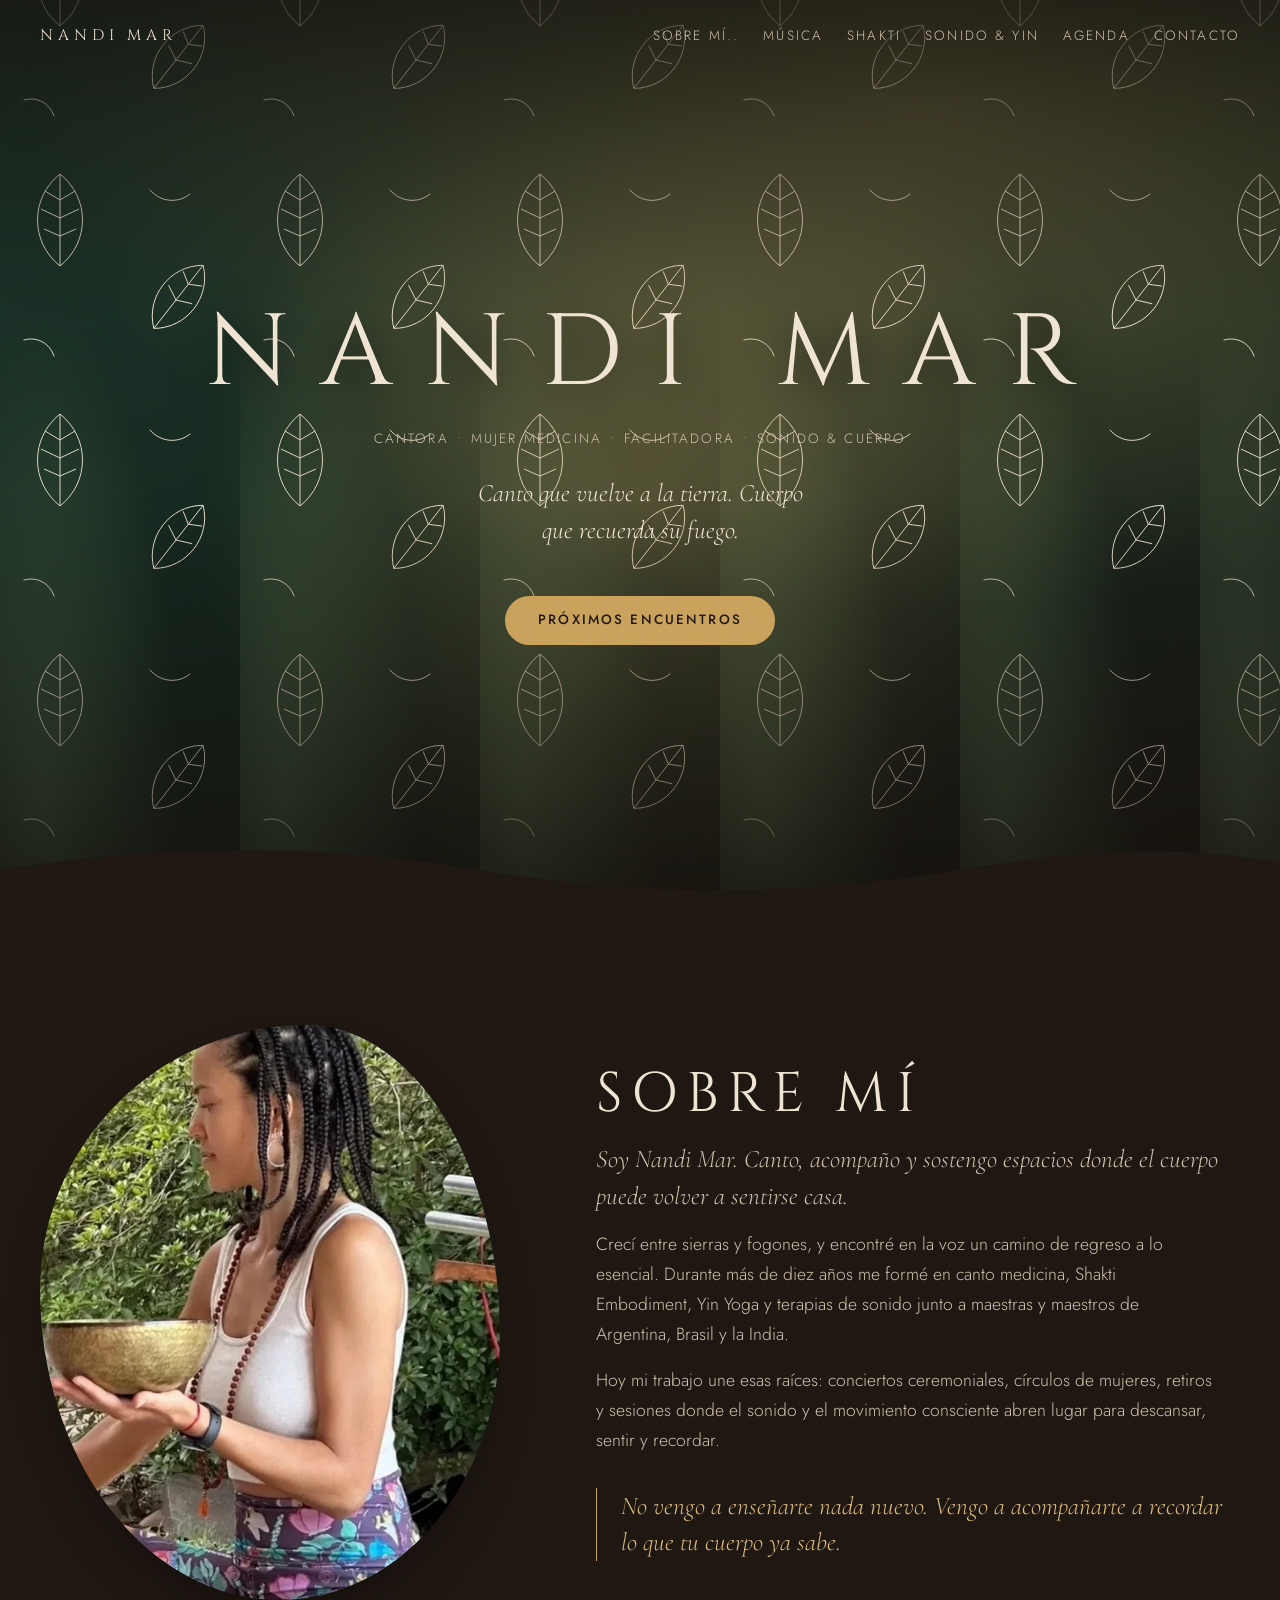
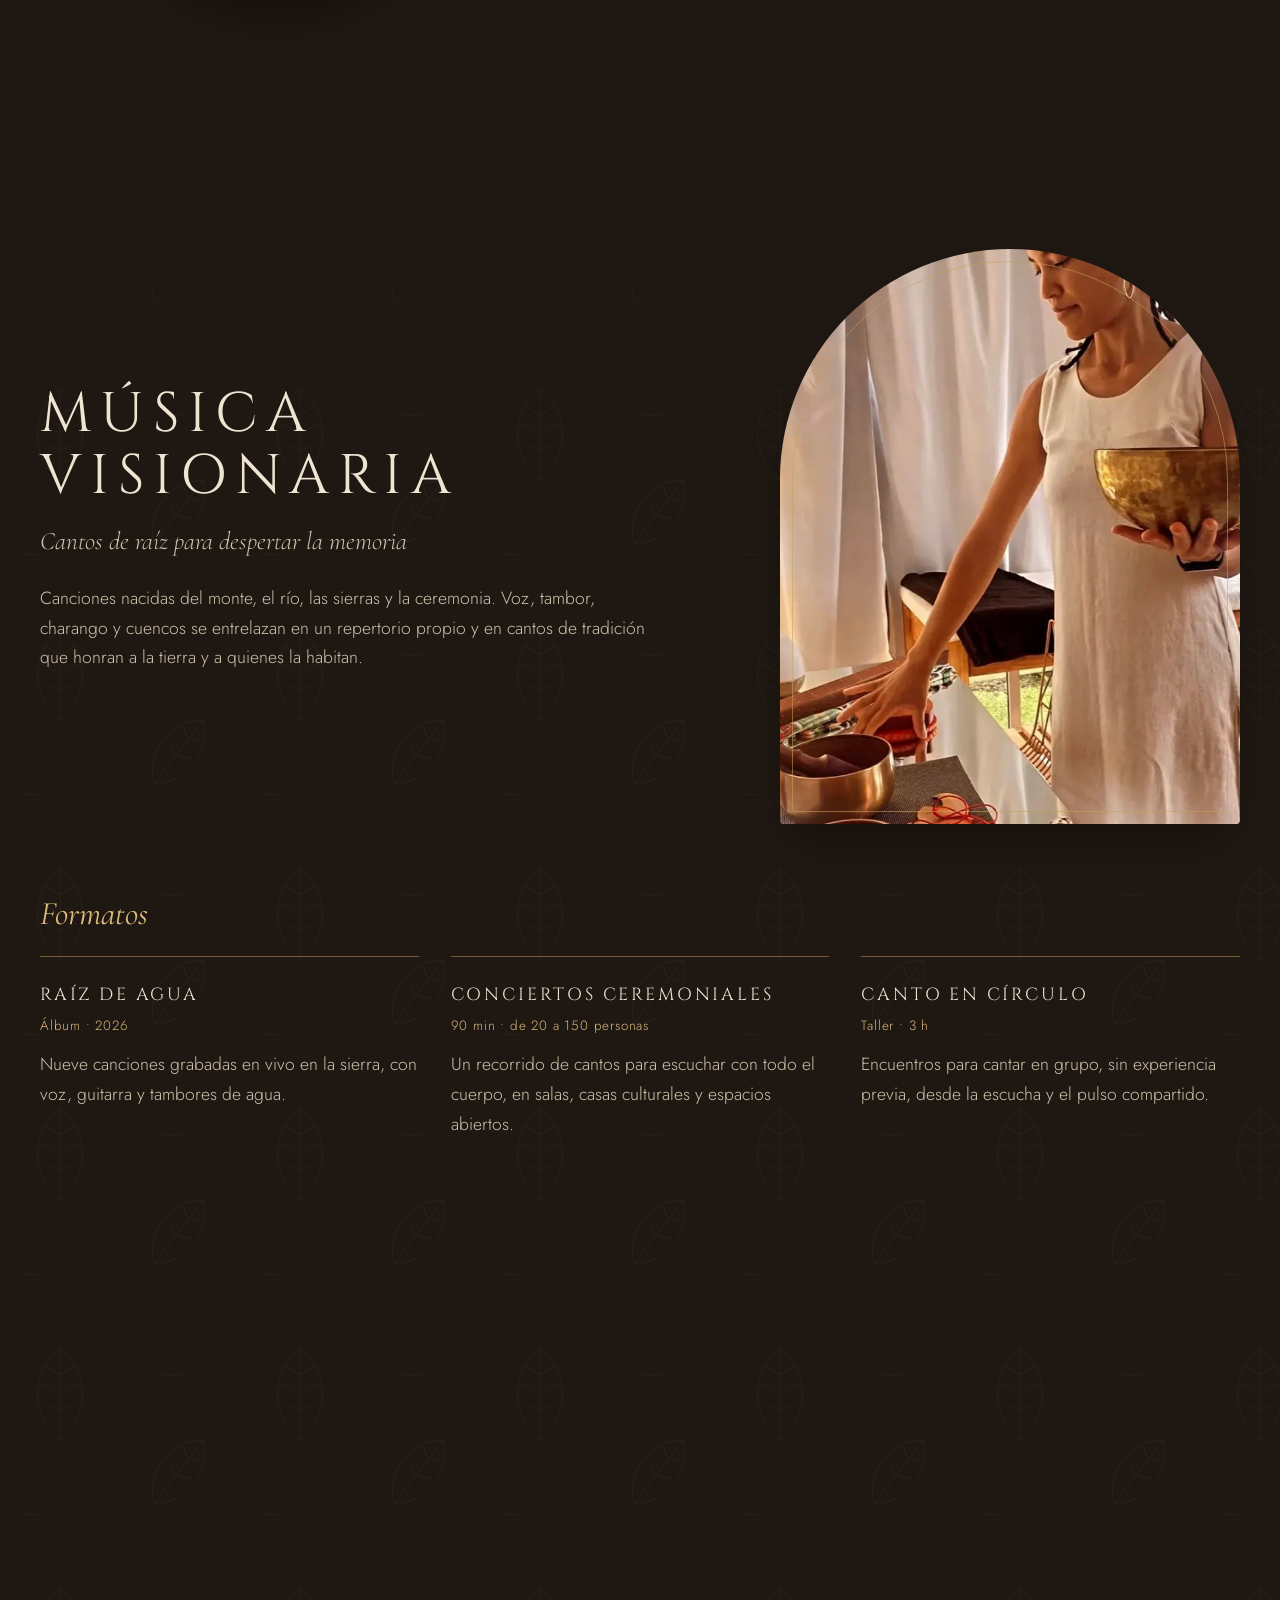
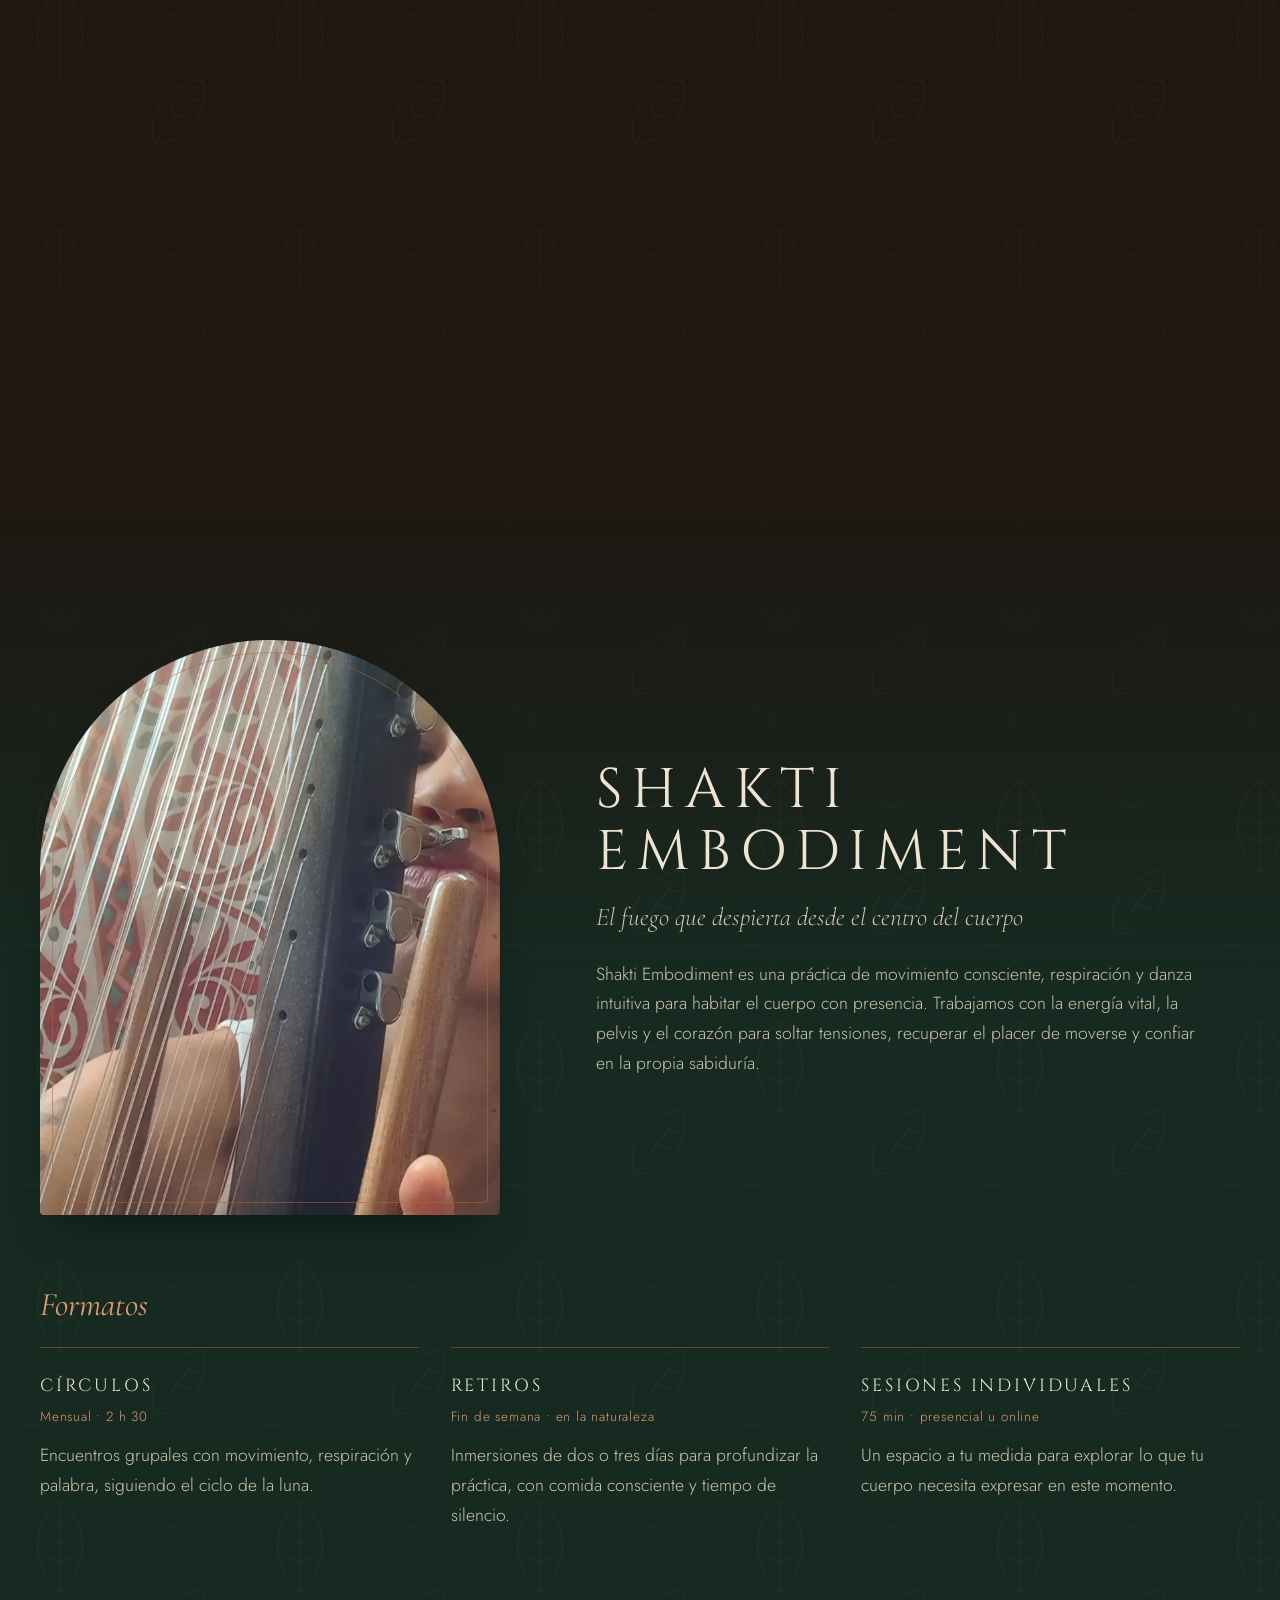
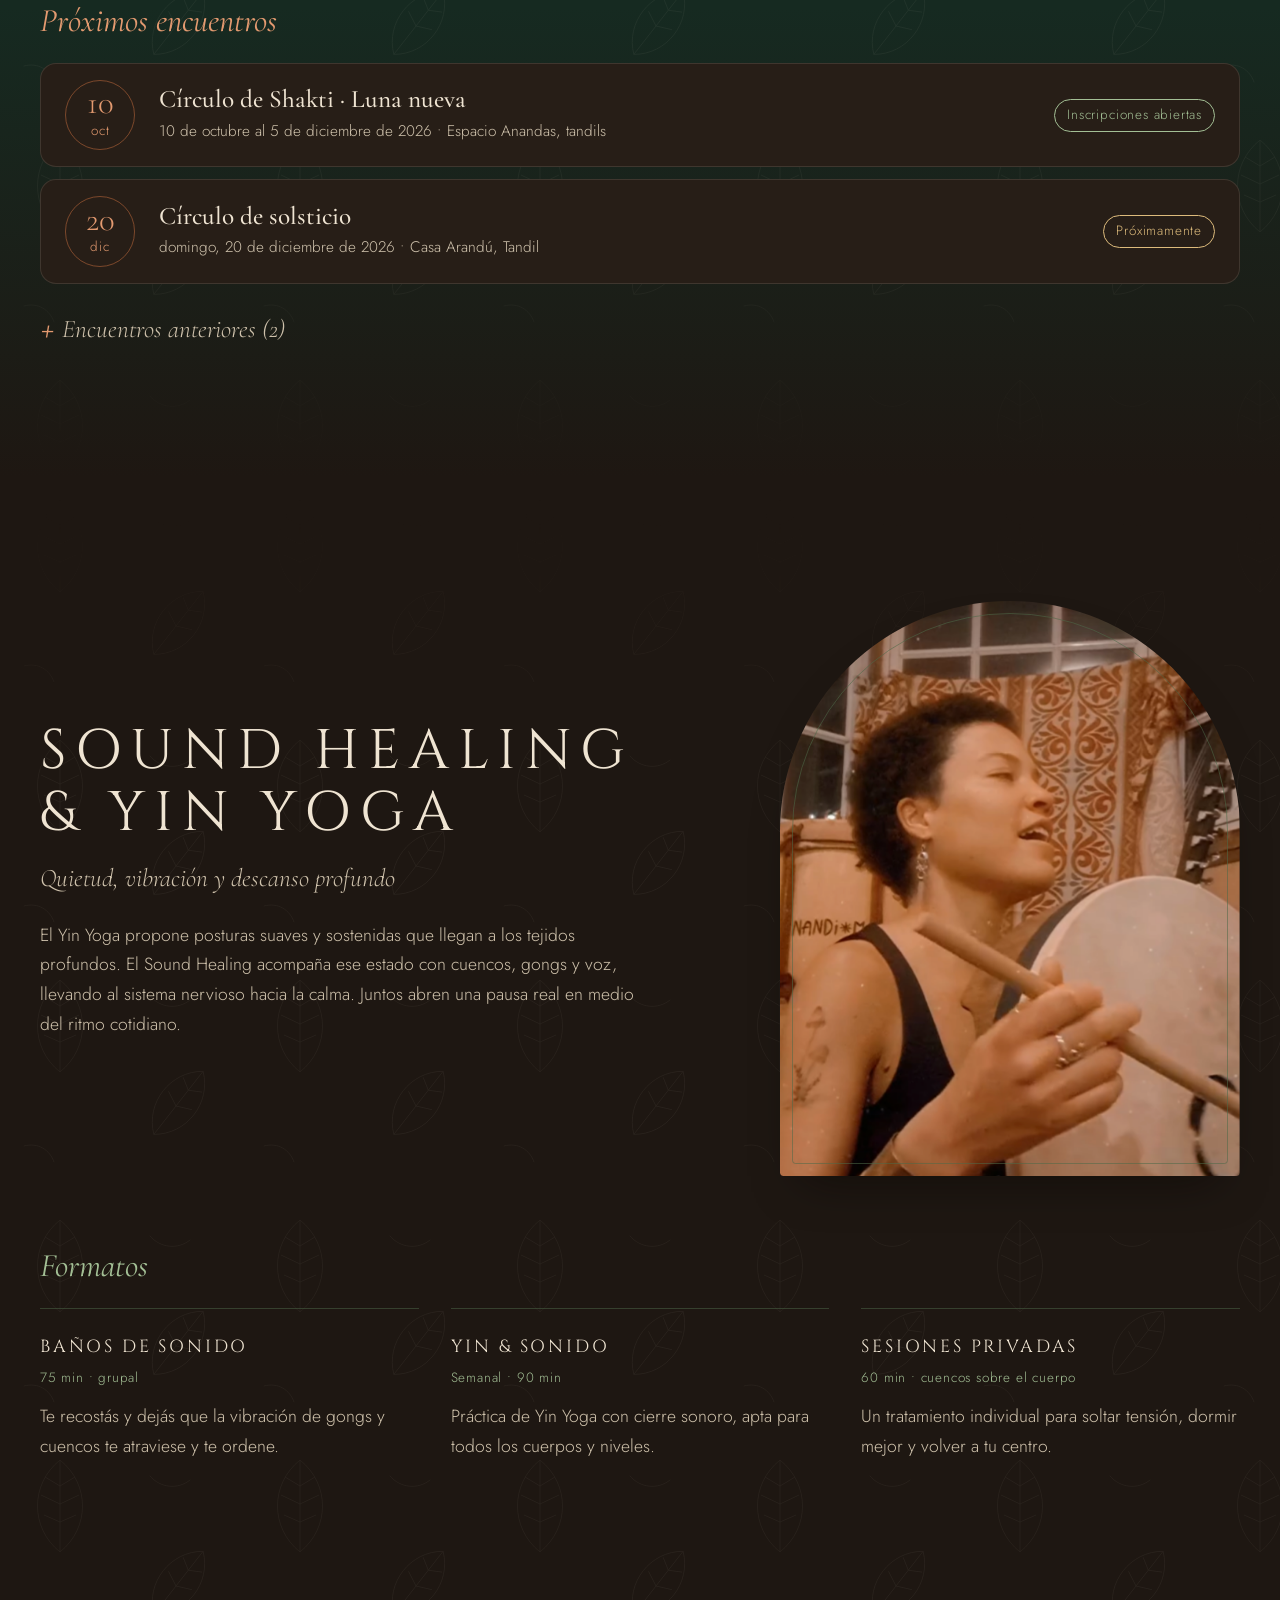
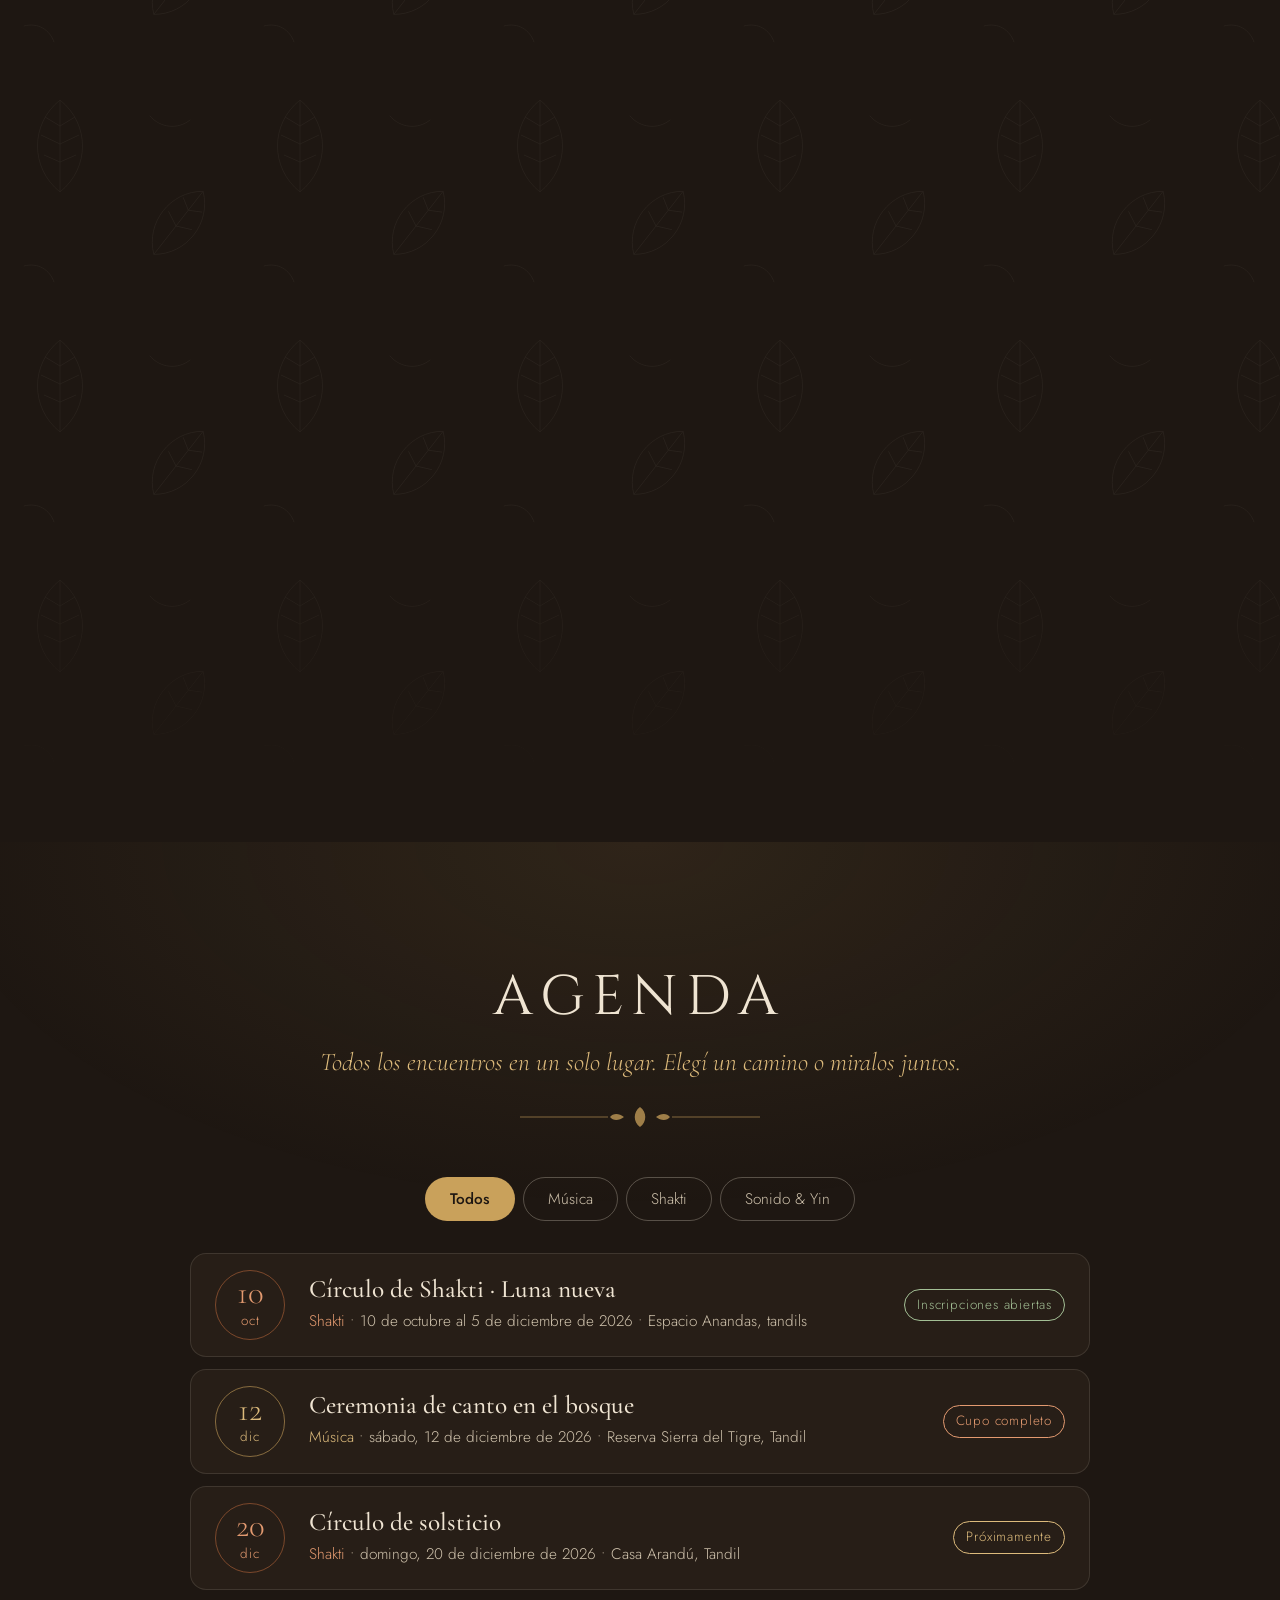
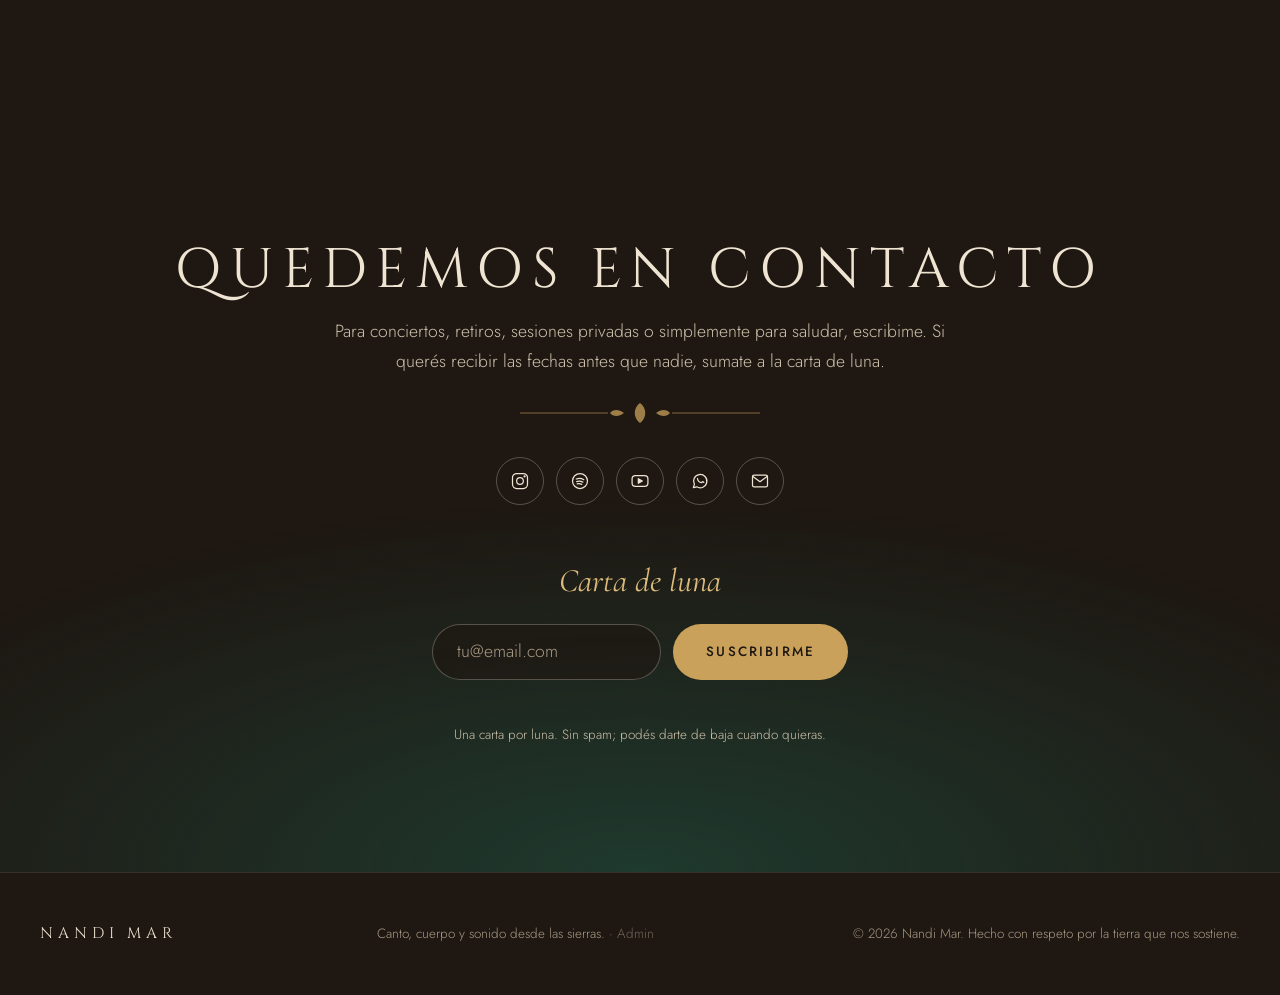
<file: index.html>
<!DOCTYPE html>
<html lang="es">
<head>
<meta charset="utf-8">
<meta name="viewport" content="width=device-width, initial-scale=1, viewport-fit=cover">
<title>Nandi Mar | Música, Shakti Embodiment y Sound Healing</title>
<meta name="description" content="Nandi Mar: cantora y mujer medicina. Conciertos ceremoniales, círculos y retiros de Shakti Embodiment, Sound Healing y Yin Yoga.">
<meta name="theme-color" content="#1E1712">
<meta property="og:type" content="website">
<meta property="og:title" content="Nandi Mar | Sonido & cuerpo">
<meta property="og:description" content="Cantos de raíz, Shakti Embodiment, Sound Healing y Yin Yoga. Próximos encuentros y retiros.">
<meta property="og:locale" content="es_AR">
<link rel="icon" href="data:image/svg+xml,%3Csvg xmlns='http://www.w3.org/2000/svg' viewBox='0 0 100 100'%3E%3Ctext y='.9em' font-size='90'%3E🌿%3C/text%3E%3C/svg%3E">
<link rel="preconnect" href="https://fonts.googleapis.com">
<link rel="preconnect" href="https://fonts.gstatic.com" crossorigin>
<link href="https://fonts.googleapis.com/css2?family=Cinzel:wght@400;500&family=Cormorant+Garamond:ital,wght@0,400;0,500;1,400;1,500&family=Jost:wght@300;400;500&display=swap" rel="stylesheet">
<link rel="stylesheet" href="css/styles.css">
</head>
<body>
<a class="skip" href="#main">Saltar al contenido</a>
<header id="nav" class="nav"></header>
<div id="menu" class="menu" aria-hidden="true"></div>
<main id="main">
  <div id="app-hero"></div>
  <div id="app-about"></div>
  <div id="app-areas"></div>
  <div id="app-agenda"></div>
  <div id="app-contact"></div>
</main>
<footer id="footer" class="footer"></footer>
<div id="modal" class="modal" aria-hidden="true">
  <div class="modal__backdrop" data-close></div>
  <div class="modal__panel" role="dialog" aria-modal="true" aria-labelledby="modal-title">
    <button class="modal__close" type="button" data-close aria-label="Cerrar detalle"></button>
    <div id="modal-body"></div>
  </div>
</div>
<button id="toTop" class="totop" type="button" aria-label="Volver arriba"></button>

<script type="module" src="js/main.js"></script>
</body>
</html>
</file>
<file: css/styles.css>
/* ==== TOKENS ==== */
:root{
  --c-earth:#1E1712;--c-earth-2:#271E17;--c-earth-3:#33271E;
  --c-jungle:#1F3A2E;--c-jungle-deep:#162A21;
  --c-musgo:#4F6B4A;--c-musgo-ink:#A3BF95;
  --c-terra:#B5653A;--c-terra-ink:#E39A70;
  --c-ocre:#C9A15B;--c-ocre-ink:#DDBB7C;
  --c-cream:#EFE4D2;--c-cream-2:#CFC2AC;--c-mute:#A99A84;
  --c-line:rgba(239,228,210,.12);--c-line-strong:rgba(239,228,210,.28);
  --c-veil:rgba(20,15,11,.72);--c-veil-2:rgba(30,23,18,.9);--c-shadow:rgba(8,5,3,.6);
  --f-display:"Cinzel","Cormorant Garamond",Georgia,serif;
  --f-serif:"Cormorant Garamond",Georgia,"Times New Roman",serif;
  --f-body:"Jost","Helvetica Neue",Arial,sans-serif;
  --fw-light:300;--fw-regular:400;--fw-medium:500;
  --fs-xs:clamp(.76rem,.73rem + .15vw,.84rem);
  --fs-sm:clamp(.88rem,.84rem + .2vw,.96rem);
  --fs-base:clamp(1rem,.96rem + .2vw,1.1rem);
  --fs-lg:clamp(1.25rem,1.1rem + .6vw,1.6rem);
  --fs-h3:clamp(1.5rem,1.25rem + 1vw,2.1rem);
  --fs-h2:clamp(2rem,1.4rem + 2.6vw,3.5rem);
  --fs-hero:clamp(2.6rem,1.2rem + 6.4vw,7rem);
  --lh-tight:1.1;--lh-body:1.7;--lh-serif:1.45;
  --ls-wide:.32em;--ls-mid:.16em;--ls-soft:.06em;
  --s-1:.25rem;--s-2:.5rem;--s-3:.75rem;--s-4:1rem;--s-5:1.5rem;--s-6:2rem;--s-7:3rem;--s-8:4.5rem;--s-9:6rem;
  --section:clamp(4.5rem,3rem + 6vw,9rem);--gutter:clamp(1.25rem,.8rem + 2vw,2.5rem);
  --maxw:1200px;--measure:62ch;--nav-h:4.5rem;--figure-w:480px;--date-w:4.4rem;--modal-w:560px;--divider-w:240px;--input-w:26rem;
  --icon:1.25rem;--icon-btn:3rem;--tap:2.75rem;--rise:1.5rem;--line-w:1px;--ring-w:2px;
  --r-sm:6px;--r-md:16px;--r-lg:28px;--r-pill:999px;--r-arch:999px 999px var(--r-md) var(--r-md);
  --r-organic:58% 42% 48% 52% / 46% 54% 46% 54%;
  --sh-warm:0 24px 48px -24px var(--c-shadow);
  --sh-glow:0 18px 40px -18px color-mix(in srgb,var(--accent,var(--c-ocre)) 55%,transparent);
  --ease:cubic-bezier(.22,.61,.36,1);--ease-slow:cubic-bezier(.45,0,.2,1);
  --t-fast:.25s;--t-med:.5s;--t-slow:1.1s;--breath:8s;
  --z-nav:50;--z-menu:40;--z-modal:80;--z-top:30;--z-grain:100;
  --motif-alpha:.05;--grain-alpha:.07;
  --grad-selva:radial-gradient(120% 80% at 72% 18%,rgba(201,161,91,.38),transparent 58%),radial-gradient(90% 70% at 18% 82%,rgba(79,107,74,.6),transparent 64%),linear-gradient(160deg,#1F3A2E,#13241C 55%,#1E1712);
  --grad-tierra:radial-gradient(80% 60% at 30% 28%,rgba(201,161,91,.42),transparent 62%),linear-gradient(200deg,#5A3A24,#2A2019 58%,#1E1712);
  --grad-fuego:radial-gradient(70% 55% at 50% 72%,rgba(181,101,58,.62),transparent 66%),radial-gradient(60% 40% at 70% 20%,rgba(201,161,91,.25),transparent 70%),linear-gradient(180deg,#3A2418,#1E1712);
  --grad-musgo:radial-gradient(80% 60% at 60% 30%,rgba(163,191,149,.3),transparent 62%),linear-gradient(170deg,#2F4430,#1C2A1F 55%,#1E1712);
  --noise:url("data:image/svg+xml,%3Csvg xmlns='http://www.w3.org/2000/svg' width='180' height='180'%3E%3Cfilter id='n'%3E%3CfeTurbulence type='fractalNoise' baseFrequency='.85' numOctaves='3' stitchTiles='stitch'/%3E%3C/filter%3E%3Crect width='100%25' height='100%25' filter='url(%23n)'/%3E%3C/svg%3E");
  --motif:url("data:image/svg+xml,%3Csvg xmlns='http://www.w3.org/2000/svg' width='240' height='240' viewBox='0 0 240 240'%3E%3Cg fill='none' stroke='%23EFE4D2' stroke-width='.9'%3E%3Cpath d='M60 24c-30 24-30 68 0 92 30-24 30-68 0-92zM60 24v92M60 50l-15-9M60 68l-19-9M60 86l-16-7M60 50l15-9M60 68l19-9M60 86l16-7'/%3E%3Cpath transform='translate(176 150) rotate(38)' d='M0-44c-26 20-26 60 0 80 26-20 26-60 0-80zM0-44v80M0-20l-12-7M0 0l-15-7M0-20l12-7M0 0l15-7'/%3E%3Cpath d='M150 40c10 12 28 14 40 4M24 190c14-4 26 4 30 16' stroke-linecap='round'/%3E%3C/g%3E%3C/svg%3E");
}

/* ==== BASE ==== */
*,*::before,*::after{box-sizing:border-box}
:root{box-sizing:border-box;padding-bottom:env(safe-area-inset-bottom,0px);color-scheme:dark}
html{scroll-behavior:smooth;scroll-padding-top:calc(var(--nav-h) + env(safe-area-inset-top,0px));-webkit-text-size-adjust:100%}
html.is-locked{overflow:hidden}
body{margin:0;background:var(--c-earth);color:var(--c-cream);font-family:var(--f-body);font-weight:var(--fw-light);font-size:var(--fs-base);line-height:var(--lh-body);-webkit-font-smoothing:antialiased;overflow-x:hidden}
body::after{content:"";position:fixed;inset:0;z-index:var(--z-grain);pointer-events:none;background:var(--noise);opacity:var(--grain-alpha);mix-blend-mode:overlay}
img{display:block;max-width:100%}
a{color:inherit}
p{margin:0 0 var(--s-4)}
button{font:inherit;color:inherit}
:focus-visible{outline:var(--ring-w) solid var(--c-ocre);outline-offset:3px;border-radius:var(--r-sm)}
.sr-only{position:absolute;width:1px;height:1px;overflow:hidden;clip:rect(0 0 0 0);white-space:nowrap}
.skip{position:fixed;top:calc(env(safe-area-inset-top,0px) + var(--s-2));left:var(--s-2);z-index:calc(var(--z-modal) + 1);padding:var(--s-2) var(--s-4);background:var(--c-ocre);color:var(--c-earth);border-radius:var(--r-pill);transform:translateY(-200%);transition:transform var(--t-fast) var(--ease)}
.skip:focus{transform:none}
.container{width:min(100% - 2 * var(--gutter),var(--maxw));margin-inline:auto}
.section{position:relative;padding-block:var(--section);isolation:isolate}
.section__head{text-align:center;margin-bottom:var(--s-7)}
.section__head .lead{margin-inline:auto;max-width:var(--measure)}
.h2{font-family:var(--f-display);font-weight:var(--fw-regular);font-size:var(--fs-h2);letter-spacing:var(--ls-mid);line-height:var(--lh-tight);text-transform:uppercase;margin:0 0 var(--s-4)}
.h3{font-family:var(--f-serif);font-style:italic;font-weight:var(--fw-regular);font-size:var(--fs-h3);line-height:var(--lh-tight);color:var(--accent-ink,var(--c-ocre-ink));margin:0 0 var(--s-5)}
.lead{font-family:var(--f-serif);font-style:italic;font-size:var(--fs-lg);line-height:var(--lh-serif);color:var(--accent-ink,var(--c-ocre-ink))}
.prose p{max-width:var(--measure);color:var(--c-cream-2)}
.divider{display:block;width:min(100%,var(--divider-w));height:auto;margin:var(--s-5) auto 0;color:var(--accent,var(--c-ocre));opacity:.75}
.btn{display:inline-flex;align-items:center;justify-content:center;gap:var(--s-2);min-height:var(--tap);padding:var(--s-3) var(--s-6);border-radius:var(--r-pill);border:var(--line-w) solid var(--btn-line,transparent);background:var(--btn-bg,var(--c-ocre));color:var(--btn-ink,var(--c-earth));font-family:var(--f-body);font-weight:var(--fw-medium);font-size:var(--fs-xs);letter-spacing:var(--ls-mid);text-transform:uppercase;text-decoration:none;cursor:pointer;transition:transform var(--t-fast) var(--ease),box-shadow var(--t-fast) var(--ease),background var(--t-fast) var(--ease)}
.btn:hover{transform:translateY(-2px);box-shadow:var(--sh-glow)}
.btn:disabled{opacity:.6;cursor:wait;transform:none}
.btn--ghost{--btn-bg:transparent;--btn-ink:var(--c-cream);--btn-line:var(--c-line-strong)}
.btn--ghost:hover{--btn-bg:color-mix(in srgb,var(--accent,var(--c-ocre)) 18%,transparent)}
.btn svg,.icon{width:var(--icon);height:var(--icon);fill:none;stroke:currentColor;stroke-width:1.5;stroke-linecap:round;stroke-linejoin:round}
.frame{position:relative;overflow:hidden}
.frame__img{position:absolute;left:0;top:-10%;width:100%;height:120%;object-fit:cover;will-change:transform}
.ph{background:var(--motif),var(--ph,var(--grad-tierra));background-size:240px,cover}
.ph--selva{--ph:var(--grad-selva)}.ph--tierra{--ph:var(--grad-tierra)}.ph--fuego{--ph:var(--grad-fuego)}.ph--musgo{--ph:var(--grad-musgo)}
.reveal{opacity:0;transform:translateY(var(--rise));transition:opacity var(--t-slow) var(--ease),transform var(--t-slow) var(--ease)}
.reveal.is-visible{opacity:1;transform:none}

/* ==== NAV ==== */
.nav{position:fixed;inset:0 0 auto;z-index:var(--z-nav);padding-top:env(safe-area-inset-top,0px);transition:background var(--t-med) var(--ease),box-shadow var(--t-med) var(--ease)}
.nav--solid{background:var(--c-veil-2);backdrop-filter:blur(14px);-webkit-backdrop-filter:blur(14px);box-shadow:0 var(--line-w) 0 var(--c-line)}
.nav__inner{height:var(--nav-h);display:flex;align-items:center;justify-content:space-between;gap:var(--s-5)}
.nav__brand{font-family:var(--f-display);font-size:var(--fs-sm);letter-spacing:var(--ls-wide);text-transform:uppercase;text-decoration:none}
.nav__links{display:none;list-style:none;margin:0;padding:0;gap:var(--s-5)}
.nav__link{position:relative;display:block;padding:var(--s-2) 0;font-size:var(--fs-xs);letter-spacing:var(--ls-mid);text-transform:uppercase;text-decoration:none;color:var(--c-cream-2);transition:color var(--t-fast) var(--ease)}
.nav__link::after{content:"";position:absolute;left:0;right:0;bottom:0;height:var(--line-w);background:var(--c-ocre);transform:scaleX(0);transition:transform var(--t-med) var(--ease)}
.nav__link:hover,.nav__link[aria-current="true"]{color:var(--c-cream)}
.nav__link:hover::after,.nav__link[aria-current="true"]::after{transform:scaleX(1)}
.nav__toggle{display:grid;place-content:center;gap:var(--s-2);width:var(--tap);height:var(--tap);background:none;border:0;cursor:pointer}
.nav__toggle span{display:block;width:var(--s-6);height:var(--line-w);background:var(--c-cream);transition:transform var(--t-med) var(--ease)}
.nav__toggle[aria-expanded="true"] span:first-child{transform:translateY(calc(var(--s-1) + var(--line-w))) rotate(45deg)}
.nav__toggle[aria-expanded="true"] span:last-child{transform:translateY(calc(-1 * var(--s-1) - var(--line-w))) rotate(-45deg)}
.nav__toggle span+span{margin-top:0}
.menu{position:fixed;inset:0;z-index:var(--z-menu);display:grid;place-items:center;padding:calc(var(--nav-h) + env(safe-area-inset-top,0px)) var(--gutter) var(--s-7);background:var(--motif),var(--grad-selva);background-size:240px,cover;opacity:0;visibility:hidden;transition:opacity var(--t-med) var(--ease),visibility 0s linear var(--t-med)}
.menu.is-open{opacity:1;visibility:visible;transition-delay:0s}
.menu__list{list-style:none;margin:0;padding:0;text-align:center;display:grid;gap:var(--s-4)}
.menu .nav__link{font-family:var(--f-display);font-size:var(--fs-h3);letter-spacing:var(--ls-mid);padding:var(--s-2) var(--s-4)}
@media (min-width:960px){.nav__links{display:flex}.nav__toggle,.menu{display:none}}

/* ==== HERO ==== */
.hero{position:relative;min-height:100svh;display:grid;place-items:center;text-align:center;overflow:hidden;isolation:isolate;padding-block:calc(var(--nav-h) + var(--s-8)) var(--s-9)}
.hero__media{position:absolute;inset:-10% 0 0;z-index:-3}
.hero__media .frame__img{top:0;height:110%}
.hero__pulse{position:absolute;inset:0;z-index:-2;background:radial-gradient(circle at 50% 55%,color-mix(in srgb,var(--c-ocre) 30%,transparent),transparent 55%);animation:breathe var(--breath) var(--ease-slow) infinite}
.hero::after{content:"";position:absolute;inset:0;z-index:-1;background:linear-gradient(180deg,var(--c-veil) 0%,transparent 35%,transparent 55%,var(--c-veil) 100%)}
.hero__content{display:grid;justify-items:center}
.hero__content>*{animation:rise var(--t-slow) var(--ease) both}
.hero__content>*:nth-child(2){animation-delay:.2s}.hero__content>*:nth-child(3){animation-delay:.4s}.hero__content>*:nth-child(4){animation-delay:.6s}
.hero__name{font-family:var(--f-display);font-weight:var(--fw-regular);font-size:var(--fs-hero);letter-spacing:var(--ls-wide);padding-left:var(--ls-wide);line-height:1;text-transform:uppercase;margin:0 0 var(--s-5);text-shadow:0 4px 40px var(--c-shadow)}
.hero__roles{font-size:var(--fs-xs);letter-spacing:var(--ls-mid);color:var(--c-cream-2);margin-bottom:var(--s-5)}
.hero__roles span{color:var(--c-ocre);margin-inline:var(--s-2)}
.hero__tagline{font-family:var(--f-serif);font-style:italic;font-size:var(--fs-lg);line-height:var(--lh-serif);max-width:32ch;margin-bottom:var(--s-7)}
.hero__wave{position:absolute;left:0;right:0;bottom:-1px;width:100%;height:clamp(40px,6vw,90px);color:var(--c-earth)}
@keyframes breathe{0%,100%{opacity:.35;transform:scale(.92)}50%{opacity:.85;transform:scale(1.08)}}
@keyframes rise{from{opacity:0;transform:translateY(var(--rise))}to{opacity:1;transform:none}}

/* ==== ABOUT ==== */
.about__grid{display:grid;gap:var(--s-7);align-items:center}
.about__portrait{aspect-ratio:4/5;width:min(100%,var(--figure-w));margin:0 auto;border-radius:var(--r-organic);box-shadow:var(--sh-warm)}
.about__quote{margin:var(--s-6) 0 0;padding-left:var(--s-5);border-left:var(--line-w) solid var(--c-ocre);font-family:var(--f-serif);font-style:italic;font-size:var(--fs-lg);line-height:var(--lh-serif);color:var(--c-ocre-ink);max-width:var(--measure)}
@media (min-width:960px){.about__grid{grid-template-columns:5fr 7fr;gap:var(--s-9)}}

/* ==== AREA ==== */
.area::before{content:"";position:absolute;inset:0;z-index:-1;background:var(--motif);background-size:240px;opacity:var(--motif-alpha);pointer-events:none;-webkit-mask-image:linear-gradient(transparent,#000 15%,#000 85%,transparent);mask-image:linear-gradient(transparent,#000 15%,#000 85%,transparent)}
.area--alt{background:linear-gradient(180deg,var(--c-earth),var(--c-jungle-deep) 30%,var(--c-jungle-deep) 70%,var(--c-earth))}
.area__intro{display:grid;gap:var(--s-7);align-items:center}
.area__sub{font-family:var(--f-serif);font-style:italic;font-size:var(--fs-lg);line-height:var(--lh-serif);color:var(--accent-ink);margin-bottom:var(--s-5)}
.area__figure{margin:0 auto;width:min(100%,var(--figure-w));aspect-ratio:4/5;border-radius:var(--r-arch);box-shadow:var(--sh-warm)}
.area__figure::after{content:"";position:absolute;inset:var(--s-3);border-radius:inherit;border:var(--line-w) solid color-mix(in srgb,var(--accent) 55%,transparent);pointer-events:none}
.area__block{margin-top:var(--s-8)}
.area .h2{color:var(--c-cream)}
@media (min-width:960px){.area__intro{grid-template-columns:7fr 5fr;gap:var(--s-9)}.area--alt .area__intro{grid-template-columns:5fr 7fr}.area--alt .area__figure{order:-1}}
.offerings{list-style:none;margin:0;padding:0;display:grid;gap:var(--s-6)}
.offering{padding-top:var(--s-5);border-top:var(--line-w) solid color-mix(in srgb,var(--accent) 50%,transparent)}
.offering__title{font-family:var(--f-display);font-weight:var(--fw-regular);font-size:var(--fs-base);letter-spacing:var(--ls-mid);text-transform:uppercase;margin:0 0 var(--s-1)}
.offering__meta{font-size:var(--fs-xs);letter-spacing:var(--ls-soft);color:var(--accent-ink);margin-bottom:var(--s-3)}
.offering__text{color:var(--c-cream-2);margin:0}
@media (min-width:640px){.offerings{grid-template-columns:repeat(2,1fr)}}
@media (min-width:1280px){.offerings{grid-template-columns:repeat(3,1fr)}}
.media{list-style:none;margin:0;padding:0;display:grid;gap:var(--s-5)}
.media__item{border-radius:var(--r-md);overflow:hidden;background:var(--c-earth-2);box-shadow:var(--sh-warm);border:var(--line-w) solid var(--c-line)}
.media__stage{position:relative;aspect-ratio:16/9;display:grid;place-items:center;color:var(--accent-ink)}
.media__stage iframe{position:absolute;inset:0;width:100%;height:100%;border:0}
.media__glyph .icon{width:var(--icon-btn);height:var(--icon-btn);opacity:.7}
.media__bar{display:flex;align-items:center;justify-content:space-between;gap:var(--s-4);padding:var(--s-4) var(--s-5)}
.media__title{font-family:var(--f-serif);font-size:var(--fs-lg);line-height:var(--lh-tight);margin:0}
.media__kind{font-size:var(--fs-xs);color:var(--c-mute);margin:0}
@media (min-width:960px){.media{grid-template-columns:repeat(2,1fr)}}

/* ==== EVENTS ==== */
.events{list-style:none;margin:0;padding:0;display:grid;gap:var(--s-3)}
.event{position:relative;display:grid;grid-template-columns:auto 1fr;gap:var(--s-3) var(--s-5);align-items:center;padding:var(--s-4) var(--s-5);border-radius:var(--r-md);background:var(--c-earth-2);border:var(--line-w) solid var(--c-line);transition:background var(--t-med) var(--ease),border-color var(--t-med) var(--ease),transform var(--t-med) var(--ease),box-shadow var(--t-med) var(--ease)}
.event:hover,.event:focus-within{background:color-mix(in srgb,var(--accent) 16%,var(--c-earth-2));border-color:color-mix(in srgb,var(--accent) 55%,transparent);transform:translateY(-2px);box-shadow:var(--sh-glow)}
.event--past{opacity:.72}
.event__date{display:grid;place-content:center;text-align:center;width:var(--date-w);aspect-ratio:1;border-radius:50%;border:var(--line-w) solid color-mix(in srgb,var(--accent) 60%,transparent);color:var(--accent-ink)}
.event__day{font-family:var(--f-serif);font-size:var(--fs-h3);line-height:1}
.event__month{font-size:var(--fs-xs);letter-spacing:var(--ls-soft)}
.event__title{margin:0 0 var(--s-1);font-family:var(--f-serif);font-weight:var(--fw-medium);font-size:var(--fs-lg);line-height:var(--lh-tight)}
.event__hit{all:unset;cursor:pointer}
.event__hit::after{content:"";position:absolute;inset:0;border-radius:var(--r-md)}
.event__hit:focus-visible::after{outline:var(--ring-w) solid var(--c-ocre);outline-offset:3px}
.event__meta{margin:0;font-size:var(--fs-sm);color:var(--c-cream-2)}
.event__area{color:var(--accent-ink)}
.event .badge{grid-column:2;justify-self:start}
@media (min-width:640px){.event{grid-template-columns:auto 1fr auto}.event .badge{grid-column:auto;justify-self:end}}
.badge{display:inline-block;padding:var(--s-1) var(--s-3);border-radius:var(--r-pill);border:var(--line-w) solid currentColor;font-size:var(--fs-xs);letter-spacing:var(--ls-soft);white-space:nowrap}
.badge--open{color:var(--c-musgo-ink)}.badge--soldout{color:var(--c-terra-ink)}.badge--soon{color:var(--c-ocre-ink)}
.past{margin-top:var(--s-5)}
.past summary{cursor:pointer;display:inline-flex;align-items:center;gap:var(--s-2);min-height:var(--tap);font-family:var(--f-serif);font-style:italic;font-size:var(--fs-lg);color:var(--c-cream-2);list-style:none}
.past summary::-webkit-details-marker{display:none}
.past summary::before{content:"+";font-family:var(--f-body);color:var(--accent-ink);transition:transform var(--t-fast) var(--ease)}
.past[open] summary::before{transform:rotate(45deg)}
.past .events{margin-top:var(--s-4)}
.empty{margin:0;padding:var(--s-6) var(--s-5);text-align:center;border:var(--line-w) dashed var(--c-line-strong);border-radius:var(--r-md);font-family:var(--f-serif);font-style:italic;font-size:var(--fs-lg);color:var(--c-cream-2)}

/* ==== AGENDA ==== */
.agenda{background:radial-gradient(80% 60% at 50% 0%,color-mix(in srgb,var(--c-ocre) 10%,transparent),transparent 70%)}
.chips{display:flex;flex-wrap:wrap;justify-content:center;gap:var(--s-2);margin-bottom:var(--s-6)}
.chip{min-height:var(--tap);padding:var(--s-2) var(--s-5);border-radius:var(--r-pill);border:var(--line-w) solid var(--c-line-strong);background:transparent;color:var(--c-cream-2);font-size:var(--fs-sm);cursor:pointer;transition:background var(--t-fast) var(--ease),color var(--t-fast) var(--ease),border-color var(--t-fast) var(--ease)}
.chip:hover{border-color:var(--accent,var(--c-ocre));color:var(--c-cream)}
.chip[aria-pressed="true"]{background:var(--accent,var(--c-ocre));border-color:transparent;color:var(--c-earth);font-weight:var(--fw-medium)}
.agenda__list{max-width:calc(var(--maxw) * .75);margin-inline:auto;transition:opacity var(--t-fast) var(--ease)}
.agenda__list.is-swapping{opacity:0}

/* ==== CONTACT & FOOTER ==== */
.contact{text-align:center;background:radial-gradient(100% 70% at 50% 100%,var(--c-jungle),transparent 70%)}
.contact .prose p{margin-inline:auto}
.socials{list-style:none;margin:var(--s-6) 0 var(--s-7);padding:0;display:flex;flex-wrap:wrap;justify-content:center;gap:var(--s-3)}
.social{display:grid;place-items:center;width:var(--icon-btn);height:var(--icon-btn);border-radius:50%;border:var(--line-w) solid var(--c-line-strong);color:var(--c-cream);transition:background var(--t-fast) var(--ease),color var(--t-fast) var(--ease),transform var(--t-fast) var(--ease)}
.social:hover{background:var(--c-ocre);color:var(--c-earth);transform:translateY(-2px)}
.newsletter{max-width:var(--input-w);margin-inline:auto}
.newsletter__title{font-family:var(--f-serif);font-style:italic;font-size:var(--fs-h3);margin:0 0 var(--s-4);color:var(--c-ocre-ink);font-weight:var(--fw-regular)}
.newsletter__row{display:grid;gap:var(--s-3)}
.newsletter__input{width:100%;min-height:var(--tap);padding:var(--s-3) var(--s-5);border-radius:var(--r-pill);border:var(--line-w) solid var(--c-line-strong);background:color-mix(in srgb,var(--c-earth) 60%,transparent);color:var(--c-cream);font:inherit}
.newsletter__input::placeholder{color:var(--c-mute)}
.newsletter__input[aria-invalid="true"]{border-color:var(--c-terra-ink)}
.newsletter__msg{min-height:var(--s-6);margin:var(--s-3) 0 0;font-size:var(--fs-sm)}
.newsletter__msg.is-error{color:var(--c-terra-ink)}.newsletter__msg.is-ok{color:var(--c-musgo-ink);font-family:var(--f-serif);font-style:italic;font-size:var(--fs-lg)}
.newsletter__note{font-size:var(--fs-xs);color:var(--c-mute);margin:0}
@media (min-width:640px){.newsletter__row{grid-template-columns:1fr auto}}
.footer{padding-block:var(--s-7);border-top:var(--line-w) solid var(--c-line);font-size:var(--fs-xs);color:var(--c-mute)}
.footer__inner{display:flex;flex-wrap:wrap;gap:var(--s-3) var(--s-6);justify-content:space-between;align-items:center}
.footer__brand{font-family:var(--f-display);letter-spacing:var(--ls-wide);color:var(--c-cream);font-size:var(--fs-sm)}
.footer p{margin:0}
.footer__admin{color:inherit;opacity:.6;text-decoration:none;transition:opacity .2s}
.footer__admin:hover,.footer__admin:focus-visible{opacity:1;text-decoration:underline}

/* ==== MODAL ==== */
.modal{position:fixed;inset:0;z-index:var(--z-modal);display:grid;place-items:center;padding:var(--gutter);opacity:0;visibility:hidden;transition:opacity var(--t-med) var(--ease),visibility 0s linear var(--t-med)}
.modal.is-open{opacity:1;visibility:visible;transition-delay:0s}
.modal__backdrop{position:absolute;inset:0;background:var(--c-veil);backdrop-filter:blur(6px);-webkit-backdrop-filter:blur(6px)}
.modal__panel{position:relative;width:min(100%,var(--modal-w));max-height:calc(100svh - 2 * var(--gutter));overflow:auto;padding:var(--s-7) var(--s-6) var(--s-6);border-radius:var(--r-lg);background:var(--motif),var(--c-earth-2);background-size:240px,auto;border-top:3px solid var(--accent);box-shadow:var(--sh-warm);transform:translateY(var(--rise)) scale(.98);transition:transform var(--t-med) var(--ease)}
.modal.is-open .modal__panel{transform:none}
.modal__close{position:absolute;top:var(--s-3);right:var(--s-3);display:grid;place-items:center;width:var(--tap);height:var(--tap);border-radius:50%;border:var(--line-w) solid var(--c-line-strong);background:var(--c-earth-2);cursor:pointer}
.modal__area{font-family:var(--f-serif);font-style:italic;font-size:var(--fs-lg);color:var(--accent-ink);margin:0 0 var(--s-2)}
.modal__title{font-family:var(--f-display);font-weight:var(--fw-regular);font-size:var(--fs-h3);letter-spacing:var(--ls-soft);line-height:var(--lh-tight);margin:0 0 var(--s-5)}
.modal__desc{color:var(--c-cream-2)}
.modal__dl{display:grid;grid-template-columns:auto 1fr;gap:var(--s-2) var(--s-5);margin:var(--s-5) 0}
.modal__dl dt{font-size:var(--fs-xs);letter-spacing:var(--ls-soft);color:var(--c-mute);padding-top:var(--s-1)}
.modal__dl dd{margin:0}
.modal__actions{display:flex;flex-wrap:wrap;gap:var(--s-3);align-items:center;margin-top:var(--s-6)}
.modal__note{margin:0;font-family:var(--f-serif);font-style:italic;color:var(--c-cream-2)}

/* ==== TO TOP ==== */
.totop{position:fixed;right:var(--s-5);bottom:calc(var(--s-5) + env(safe-area-inset-bottom,0px));z-index:var(--z-top);display:grid;place-items:center;width:var(--icon-btn);height:var(--icon-btn);border-radius:50%;border:var(--line-w) solid var(--c-line-strong);background:var(--c-veil-2);cursor:pointer;opacity:0;visibility:hidden;transform:translateY(var(--s-3));transition:opacity var(--t-med) var(--ease),transform var(--t-med) var(--ease),visibility 0s linear var(--t-med)}
.totop.is-visible{opacity:1;visibility:visible;transform:none;transition-delay:0s}
.totop:hover{background:var(--c-ocre);color:var(--c-earth)}

/* ==== REDUCED MOTION ==== */
@media (prefers-reduced-motion:reduce){
  html{scroll-behavior:auto}
  *,*::before,*::after{animation:none!important;transition-duration:.01ms!important}
  .reveal{opacity:1;transform:none}
  [data-parallax]{transform:none!important}
}
</file>
